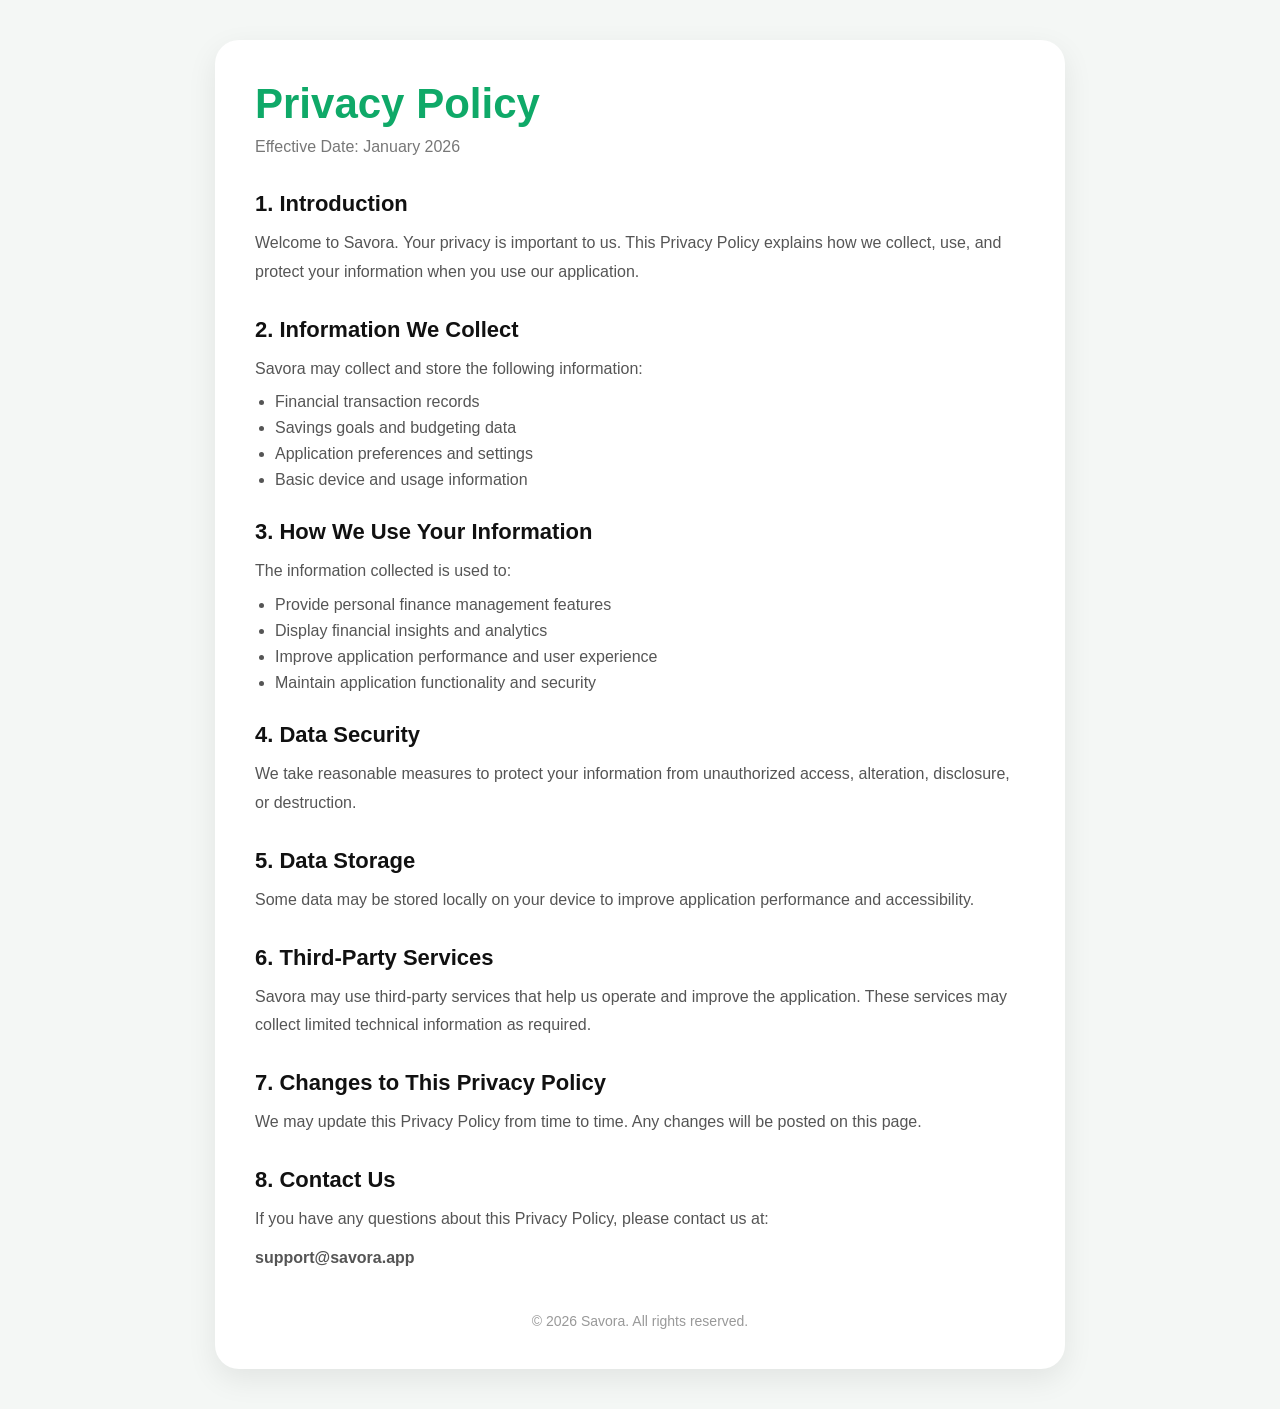
<file: privacy-policy/index.html>
<!DOCTYPE html>
<html lang="en">
<head>
    <meta charset="UTF-8" />
    <meta name="viewport" content="width=device-width, initial-scale=1.0" />
    <title>Privacy Policy | Savora</title>
    <link rel="stylesheet" href="style.css" />
</head>
<body>

<div class="container">
    <div class="card">

        <h1>Privacy Policy</h1>

        <p class="subtitle">
            Effective Date: January 2026
        </p>

        <div class="section">
            <h2>1. Introduction</h2>

            <p>
                Welcome to Savora. Your privacy is important to us.
                This Privacy Policy explains how we collect, use,
                and protect your information when you use our application.
            </p>
        </div>

        <div class="section">
            <h2>2. Information We Collect</h2>

            <p>
                Savora may collect and store the following information:
            </p>

            <ul>
                <li>Financial transaction records</li>
                <li>Savings goals and budgeting data</li>
                <li>Application preferences and settings</li>
                <li>Basic device and usage information</li>
            </ul>
        </div>

        <div class="section">
            <h2>3. How We Use Your Information</h2>

            <p>
                The information collected is used to:
            </p>

            <ul>
                <li>Provide personal finance management features</li>
                <li>Display financial insights and analytics</li>
                <li>Improve application performance and user experience</li>
                <li>Maintain application functionality and security</li>
            </ul>
        </div>

        <div class="section">
            <h2>4. Data Security</h2>

            <p>
                We take reasonable measures to protect your information
                from unauthorized access, alteration, disclosure, or destruction.
            </p>
        </div>

        <div class="section">
            <h2>5. Data Storage</h2>

            <p>
                Some data may be stored locally on your device
                to improve application performance and accessibility.
            </p>
        </div>

        <div class="section">
            <h2>6. Third-Party Services</h2>

            <p>
                Savora may use third-party services that help us
                operate and improve the application. These services
                may collect limited technical information as required.
            </p>
        </div>

        <div class="section">
            <h2>7. Changes to This Privacy Policy</h2>

            <p>
                We may update this Privacy Policy from time to time.
                Any changes will be posted on this page.
            </p>
        </div>

        <div class="section">
            <h2>8. Contact Us</h2>

            <p>
                If you have any questions about this Privacy Policy,
                please contact us at:
            </p>

            <p class="email">
                support@savora.app
            </p>
        </div>

        <div class="footer">
            © 2026 Savora. All rights reserved.
        </div>

    </div>
</div>

</body>
</html>
</file>
<file: privacy-policy/style.css>
*{
  margin:0;
  padding:0;
  box-sizing:border-box;
}

body{
  font-family:Arial, sans-serif;
  background:#f4f7f5;
  color:#1a1a1a;
  padding:40px 20px;
}

.container{
  display:flex;
  justify-content:center;
}

.card{
  background:white;
  width:100%;
  max-width:850px;
  padding:40px;
  border-radius:24px;
  box-shadow:0 10px 30px rgba(0,0,0,0.08);
}

h1{
  font-size:42px;
  color:#0FA968;
  margin-bottom:10px;
}

.subtitle{
  color:#777;
  margin-bottom:35px;
}

.section{
  margin-bottom:30px;
}

.section h2{
  font-size:22px;
  margin-bottom:12px;
  color:#111;
}

.section p{
  line-height:1.8;
  color:#555;
}

ul{
  padding-left:20px;
  margin-top:10px;
}

li{
  margin-bottom:8px;
  color:#555;
}

.email{
  margin-top:10px;
  font-weight:bold;
  color:#0FA968;
}

.footer{
  margin-top:40px;
  text-align:center;
  color:#999;
  font-size:14px;
}
</file>
